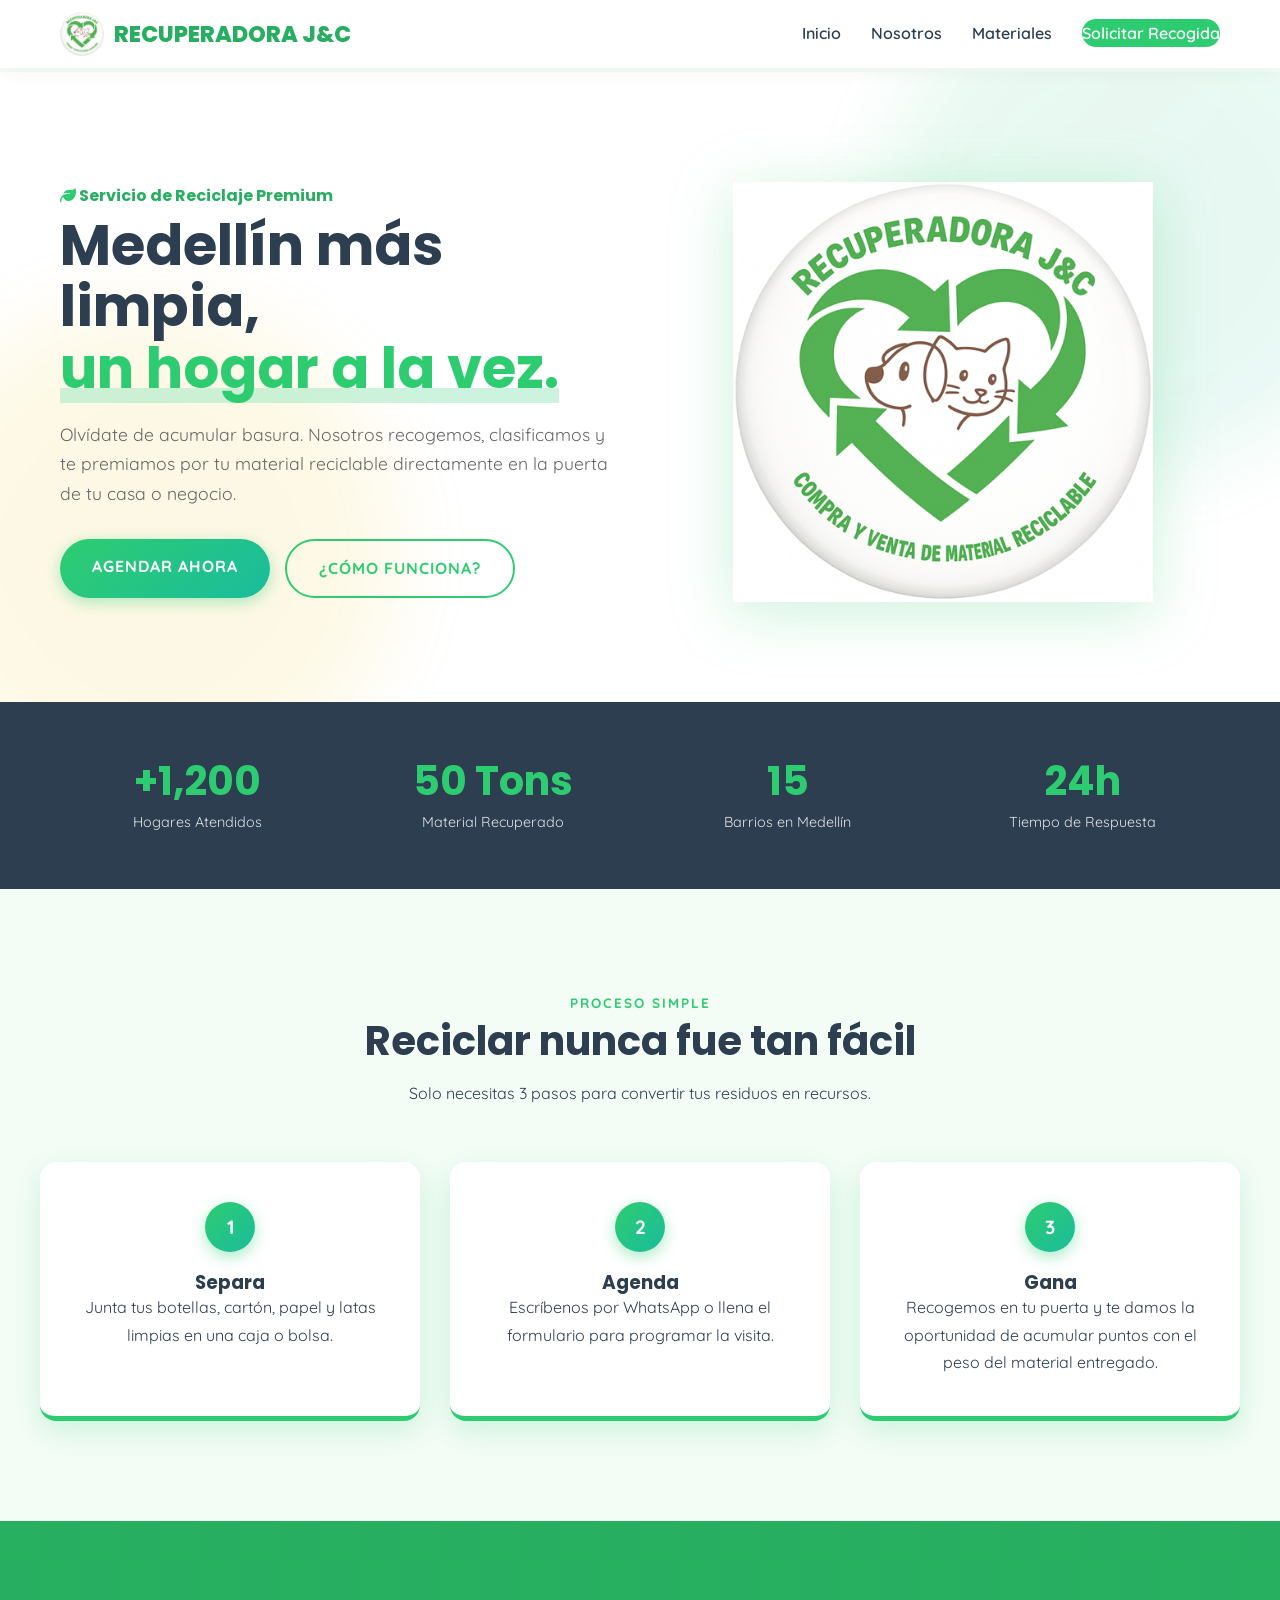
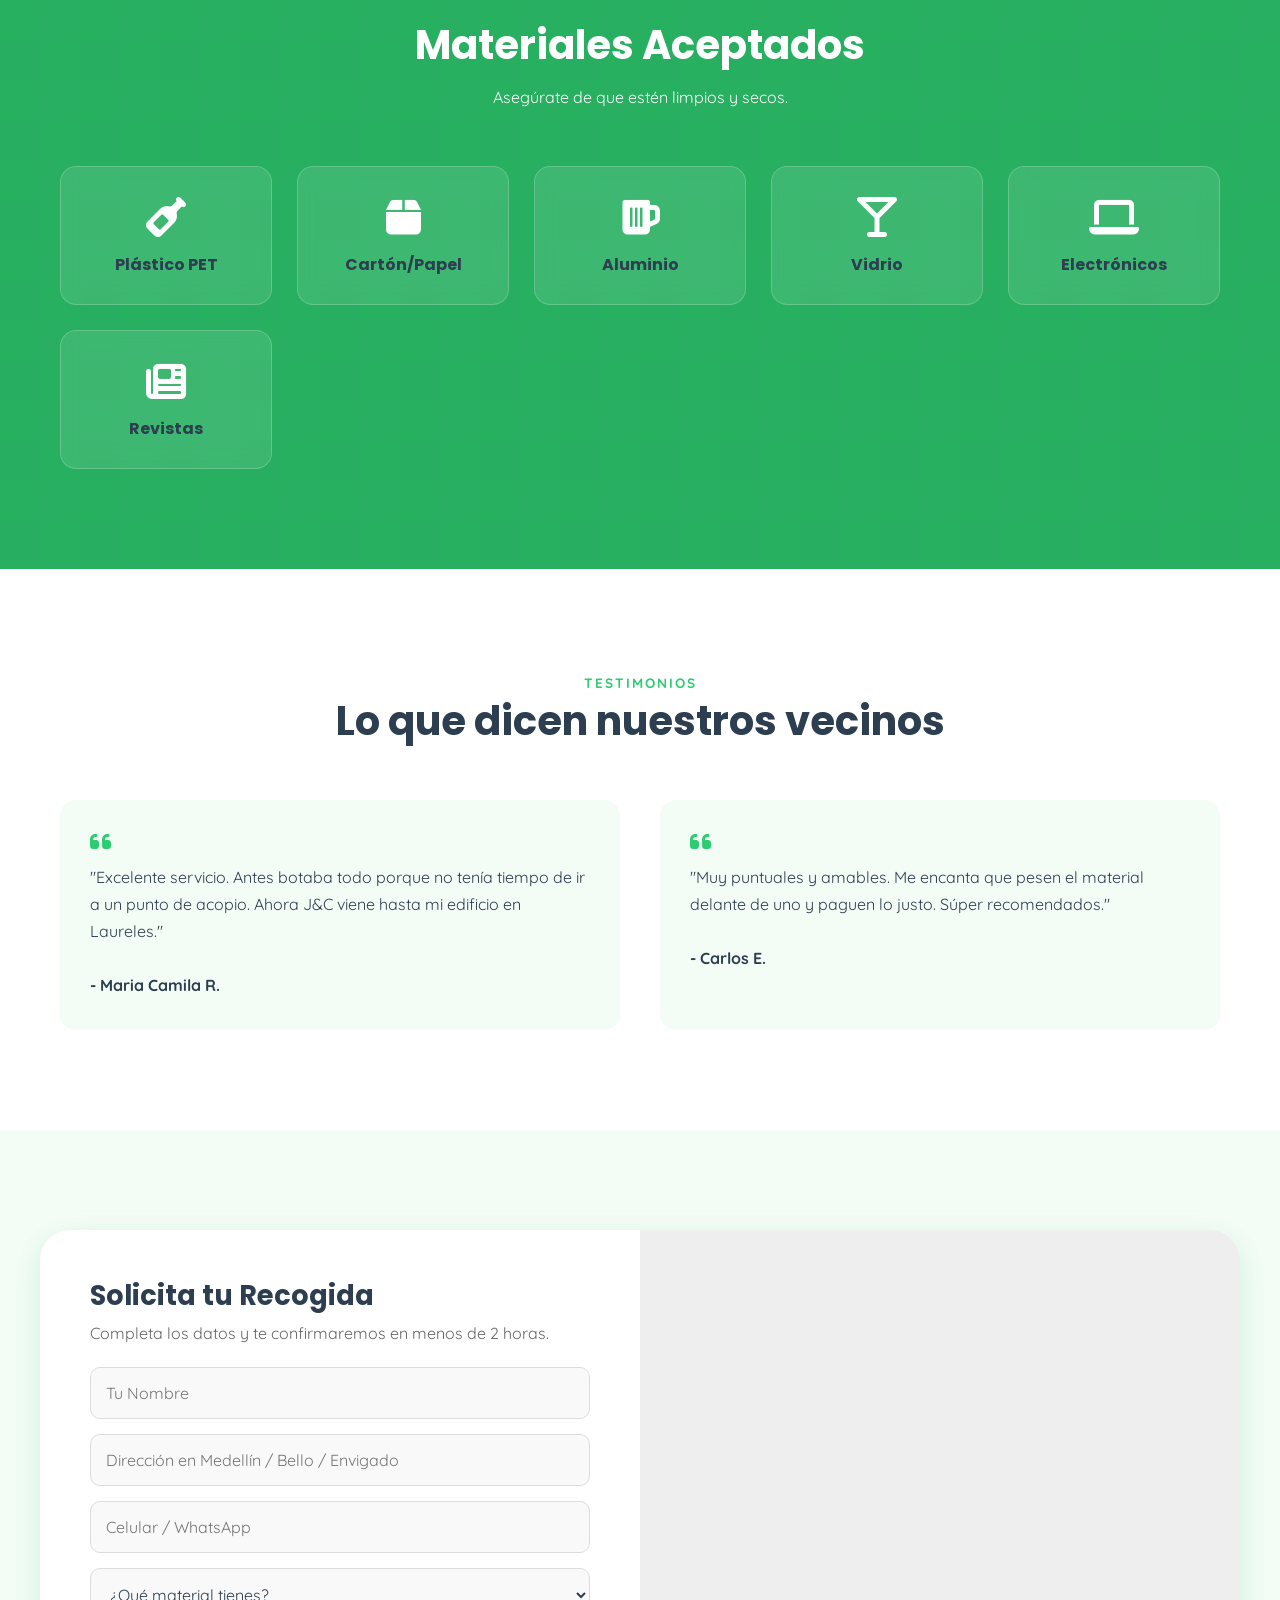
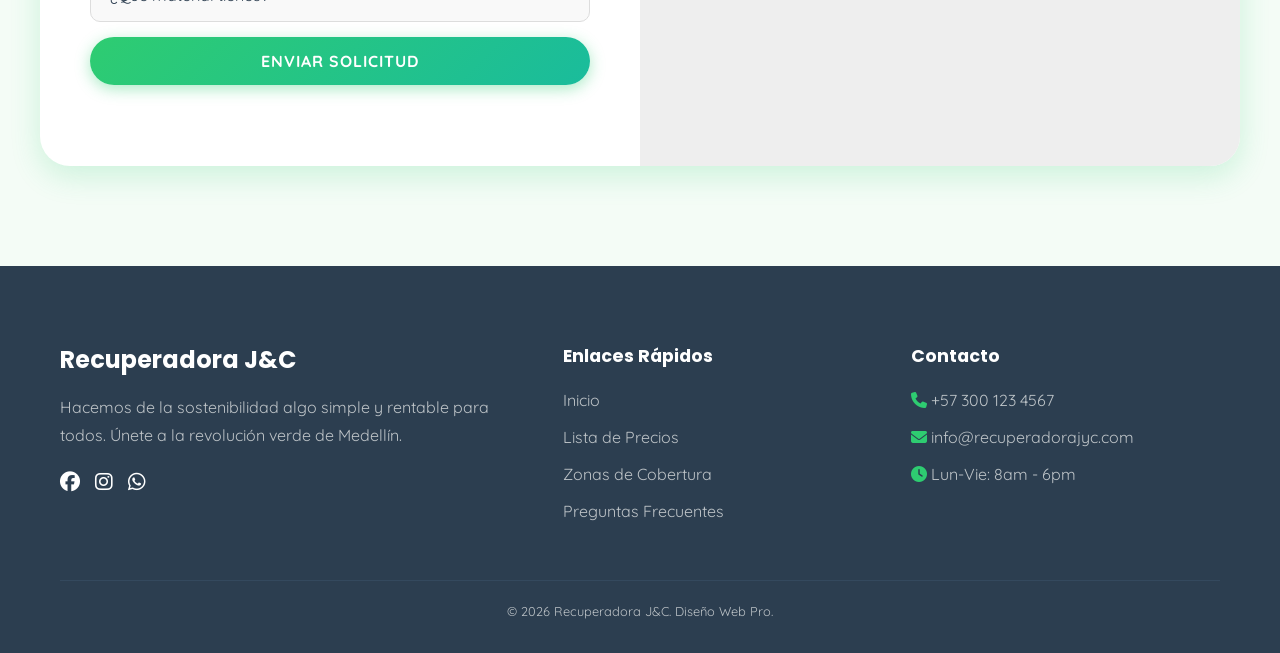
<file: index.html>
<!DOCTYPE html>
<html lang="es">
<head>
    <meta charset="UTF-8">
    <meta name="viewport" content="width=device-width, initial-scale=1.0, viewport-fit=cover">
    <meta name="description" content="Recuperadora J&C: recogemos, clasificamos y te premiamos por tu material reciclable en Medellín. Servicio puerta a puerta para hogares y negocios.">
    <title>Recuperadora J&C | Transformando Medellín</title>

    <!-- PWA -->
    <link rel="manifest" href="manifest.json">
    <meta name="theme-color" content="#2ECC71">
    <meta name="color-scheme" content="light">
    <meta name="mobile-web-app-capable" content="yes">
    <meta name="apple-mobile-web-app-capable" content="yes">
    <meta name="apple-mobile-web-app-status-bar-style" content="default">
    <meta name="apple-mobile-web-app-title" content="Recuperadora J&C">
    <link rel="apple-touch-icon" href="icons/apple-touch-icon.png">
    <link rel="icon" type="image/png" sizes="32x32" href="icons/favicon-32.png">
    <link rel="icon" type="image/png" sizes="16x16" href="icons/favicon-16.png">

    <!-- Fuentes: Poppins (Títulos) y Quicksand (Cuerpo) -->
    <link rel="preconnect" href="https://fonts.googleapis.com">
    <link rel="preconnect" href="https://fonts.gstatic.com" crossorigin>
    <link href="https://fonts.googleapis.com/css2?family=Poppins:wght@600;700;800&family=Quicksand:wght@300;400;600;700&display=swap" rel="stylesheet">

    <!-- Iconos -->
    <link rel="stylesheet" href="https://cdnjs.cloudflare.com/ajax/libs/font-awesome/6.4.0/css/all.min.css">

    <link rel="stylesheet" href="style.css">
</head>
<body>

    <div id="offlineBar" class="offline-bar" hidden>
        <i class="fas fa-wifi"></i> Sin conexión &mdash; mostrando la versión guardada
    </div>

    <!-- NAVBAR -->
    <header>
        <div class="container">
            <nav>
                <a href="#inicio" class="logo">
                    <img src="icons/icon-192.png" alt="Logo Recuperadora J&C" class="logo-img" width="44" height="44">
                    RECUPERADORA J&amp;C
                </a>
                <ul class="nav-links" id="navLinks">
                    <li><a href="#inicio">Inicio</a></li>
                    <li><a href="#nosotros">Nosotros</a></li>
                    <li><a href="#servicios">Materiales</a></li>
                    <li><a href="#contacto" class="cta-nav">Solicitar Recogida</a></li>
                </ul>
                <button class="menu-toggle" id="menuToggle" type="button" aria-label="Abrir menú" aria-controls="navLinks" aria-expanded="false">
                    <i class="fas fa-bars"></i>
                </button>
            </nav>
        </div>
    </header>

    <!-- HERO SECTION -->
    <section id="inicio" class="hero">
        <div class="blob blob-1"></div>
        <div class="blob blob-2"></div>

        <div class="container hero-container">
            <div class="hero-text reveal">
                <h4><i class="fas fa-leaf text-primary"></i> Servicio de Reciclaje Premium</h4>
                <h1>Medellín más limpia, <br><span>un hogar a la vez.</span></h1>
                <p>Olvídate de acumular basura. Nosotros recogemos, clasificamos y te premiamos por tu material reciclable directamente en la puerta de tu casa o negocio.</p>
                <div class="hero-buttons">
                    <a href="#contacto" class="btn btn-primary">Agendar Ahora</a>
                    <a href="#como-funciona" class="btn btn-outline">¿Cómo funciona?</a>
                </div>
            </div>
            <div class="hero-image reveal">
                <img src="icons/icon-512.png" alt="Logo Recuperadora J&C" class="hero-logo" width="512" height="512">
            </div>
        </div>
    </section>

    <!-- STATS BAR -->
    <div class="stats-section">
        <div class="container stats-grid">
            <div class="stat-item">
                <h3>+1,200</h3>
                <p>Hogares Atendidos</p>
            </div>
            <div class="stat-item">
                <h3>50 Tons</h3>
                <p>Material Recuperado</p>
            </div>
            <div class="stat-item">
                <h3>15</h3>
                <p>Barrios en Medellín</p>
            </div>
            <div class="stat-item">
                <h3>24h</h3>
                <p>Tiempo de Respuesta</p>
            </div>
        </div>
    </div>

    <!-- CÓMO FUNCIONA -->
    <section id="como-funciona" class="steps-section container">
        <div class="section-header reveal">
            <span>Proceso Simple</span>
            <h2>Reciclar nunca fue tan fácil</h2>
            <p>Solo necesitas 3 pasos para convertir tus residuos en recursos.</p>
        </div>

        <div class="steps-container">
            <div class="step-card reveal">
                <div class="step-number">1</div>
                <h3>Separa</h3>
                <p>Junta tus botellas, cartón, papel y latas limpias en una caja o bolsa.</p>
            </div>
            <div class="step-card reveal">
                <div class="step-number">2</div>
                <h3>Agenda</h3>
                <p>Escríbenos por WhatsApp o llena el formulario para programar la visita.</p>
            </div>
            <div class="step-card reveal">
                <div class="step-number">3</div>
                <h3>Gana</h3>
                <p>Recogemos en tu puerta y te damos la oportunidad de acumular puntos con el peso del material entregado.</p>
            </div>
        </div>
    </section>

    <!-- SERVICIOS GLASSMORPHISM -->
    <section id="servicios" class="services-section">
        <div class="container">
            <div class="section-header reveal">
                <h2>Materiales Aceptados</h2>
                <p>Asegúrate de que estén limpios y secos.</p>
            </div>

            <div class="service-grid">
                <div class="service-item reveal">
                    <i class="fas fa-wine-bottle"></i>
                    <h4>Plástico PET</h4>
                </div>
                <div class="service-item reveal">
                    <i class="fas fa-box"></i>
                    <h4>Cartón/Papel</h4>
                </div>
                <div class="service-item reveal">
                    <i class="fas fa-beer"></i>
                    <h4>Aluminio</h4>
                </div>
                <div class="service-item reveal">
                    <i class="fas fa-glass-martini"></i>
                    <h4>Vidrio</h4>
                </div>
                <div class="service-item reveal">
                    <i class="fas fa-laptop"></i>
                    <h4>Electrónicos</h4>
                </div>
                <div class="service-item reveal">
                    <i class="fas fa-newspaper"></i>
                    <h4>Revistas</h4>
                </div>
            </div>
        </div>
    </section>

    <!-- TESTIMONIOS -->
    <section id="nosotros" class="testimonials">
        <div class="container">
            <div class="section-header reveal">
                <span>Testimonios</span>
                <h2>Lo que dicen nuestros vecinos</h2>
            </div>

            <div class="testimonial-grid">
                <div class="testimonial-card reveal">
                    <div class="quote">
                        <i class="fas fa-quote-left"></i>
                        <p>"Excelente servicio. Antes botaba todo porque no tenía tiempo de ir a un punto de acopio. Ahora J&C viene hasta mi edificio en Laureles."</p>
                        <br>
                        <strong>- Maria Camila R.</strong>
                    </div>
                </div>
                <div class="testimonial-card reveal">
                    <div class="quote">
                        <i class="fas fa-quote-left"></i>
                        <p>"Muy puntuales y amables. Me encanta que pesen el material delante de uno y paguen lo justo. Súper recomendados."</p>
                        <br>
                        <strong>- Carlos E.</strong>
                    </div>
                </div>
            </div>
        </div>
    </section>

    <!-- CONTACTO Y MAPA -->
    <section id="contacto" class="contact-section container">
        <div class="contact-layout reveal">
            <div class="contact-form">
                <h3>Solicita tu Recogida</h3>
                <p class="form-intro">Completa los datos y te confirmaremos en menos de 2 horas.</p>
                <form id="pickupForm" novalidate>
                    <input type="text" name="nombre" placeholder="Tu Nombre" autocomplete="name" required>
                    <input type="text" name="direccion" placeholder="Dirección en Medellín / Bello / Envigado" autocomplete="street-address" required>
                    <input type="tel" name="celular" placeholder="Celular / WhatsApp" autocomplete="tel" inputmode="tel" required>
                    <select name="material" required>
                        <option value="">¿Qué material tienes?</option>
                        <option>Mezclado (Varios)</option>
                        <option>Solo Cartón</option>
                        <option>Solo Plástico</option>
                        <option>Chatarra/Metal</option>
                        <option>Solo Vidrio</option>
                    </select>
                    <button type="submit" class="btn btn-primary btn-block">Enviar Solicitud</button>
                    <p id="formStatus" class="form-status" role="status" aria-live="polite"></p>
                </form>
            </div>
            <div class="map-wrapper">
                <iframe title="Ubicación Recuperadora J&C en Medellín" src="https://www.google.com/maps/embed?pb=!1m18!1m12!1m3!1d3965.7389029370263!2d-75.52476632346973!3d6.252487622110654!2m3!1f0!2f0!3f0!3m2!1i1024!2i768!4f13.1!3m3!1m2!1s0x8e442ebb5f32a2b9%3A0x8c8c8c8c8c8c8c8c!2sCra%2044%20%2366-198%2C%20Manrique%20Central%20II%2C%20Medell%C3%ADn%2C%20Antioquia!5e0!3m2!1ses!2sco!4v1711270800000" width="100%" height="100%" style="border:0;" allowfullscreen="" loading="lazy" referrerpolicy="no-referrer-when-downgrade"></iframe>
            </div>
        </div>
    </section>

    <!-- FOOTER -->
    <footer>
        <div class="container">
            <div class="footer-grid">
                <div class="footer-brand">
                    <h2>Recuperadora J&amp;C</h2>
                    <p>Hacemos de la sostenibilidad algo simple y rentable para todos. Únete a la revolución verde de Medellín.</p>
                    <div class="social-links">
                        <a href="#" aria-label="Facebook"><i class="fab fa-facebook fa-lg"></i></a>
                        <a href="#" aria-label="Instagram"><i class="fab fa-instagram fa-lg"></i></a>
                        <a href="#" aria-label="WhatsApp"><i class="fab fa-whatsapp fa-lg"></i></a>
                    </div>
                </div>
                <div class="footer-links">
                    <h3>Enlaces Rápidos</h3>
                    <ul>
                        <li><a href="#inicio">Inicio</a></li>
                        <li><a href="#">Lista de Precios</a></li>
                        <li><a href="#">Zonas de Cobertura</a></li>
                        <li><a href="#">Preguntas Frecuentes</a></li>
                    </ul>
                </div>
                <div class="footer-links">
                    <h3>Contacto</h3>
                    <ul>
                        <li><i class="fas fa-phone text-primary"></i> +57 300 123 4567</li>
                        <li><i class="fas fa-envelope text-primary"></i> info@recuperadorajyc.com</li>
                        <li><i class="fas fa-clock text-primary"></i> Lun-Vie: 8am - 6pm</li>
                    </ul>
                </div>
            </div>
            <div class="footer-bottom">
                &copy; <span id="year">2024</span> Recuperadora J&amp;C. Diseño Web Pro.
            </div>
        </div>
    </footer>

    <button id="installBtn" class="install-btn" type="button" hidden>
        <i class="fas fa-download"></i> Instalar App
    </button>

    <script src="script.js" defer></script>
</body>
</html>
</file>
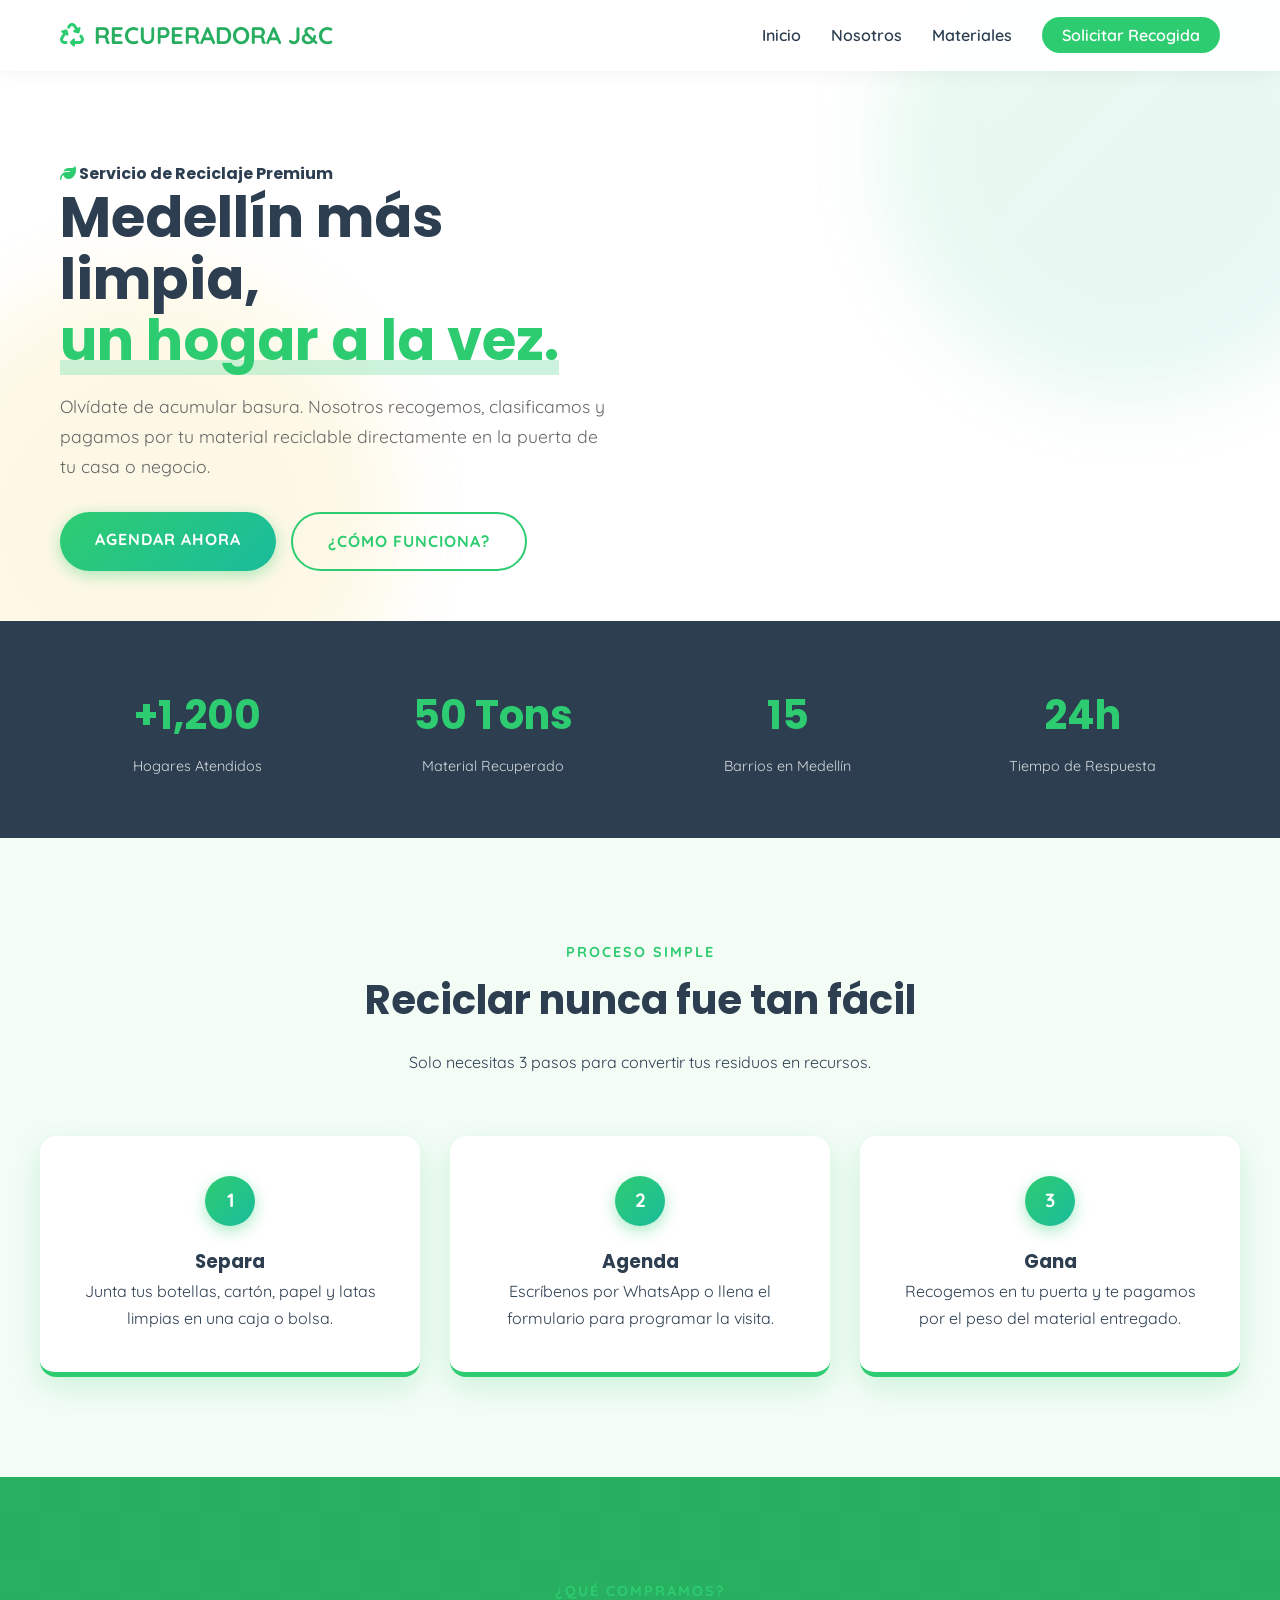
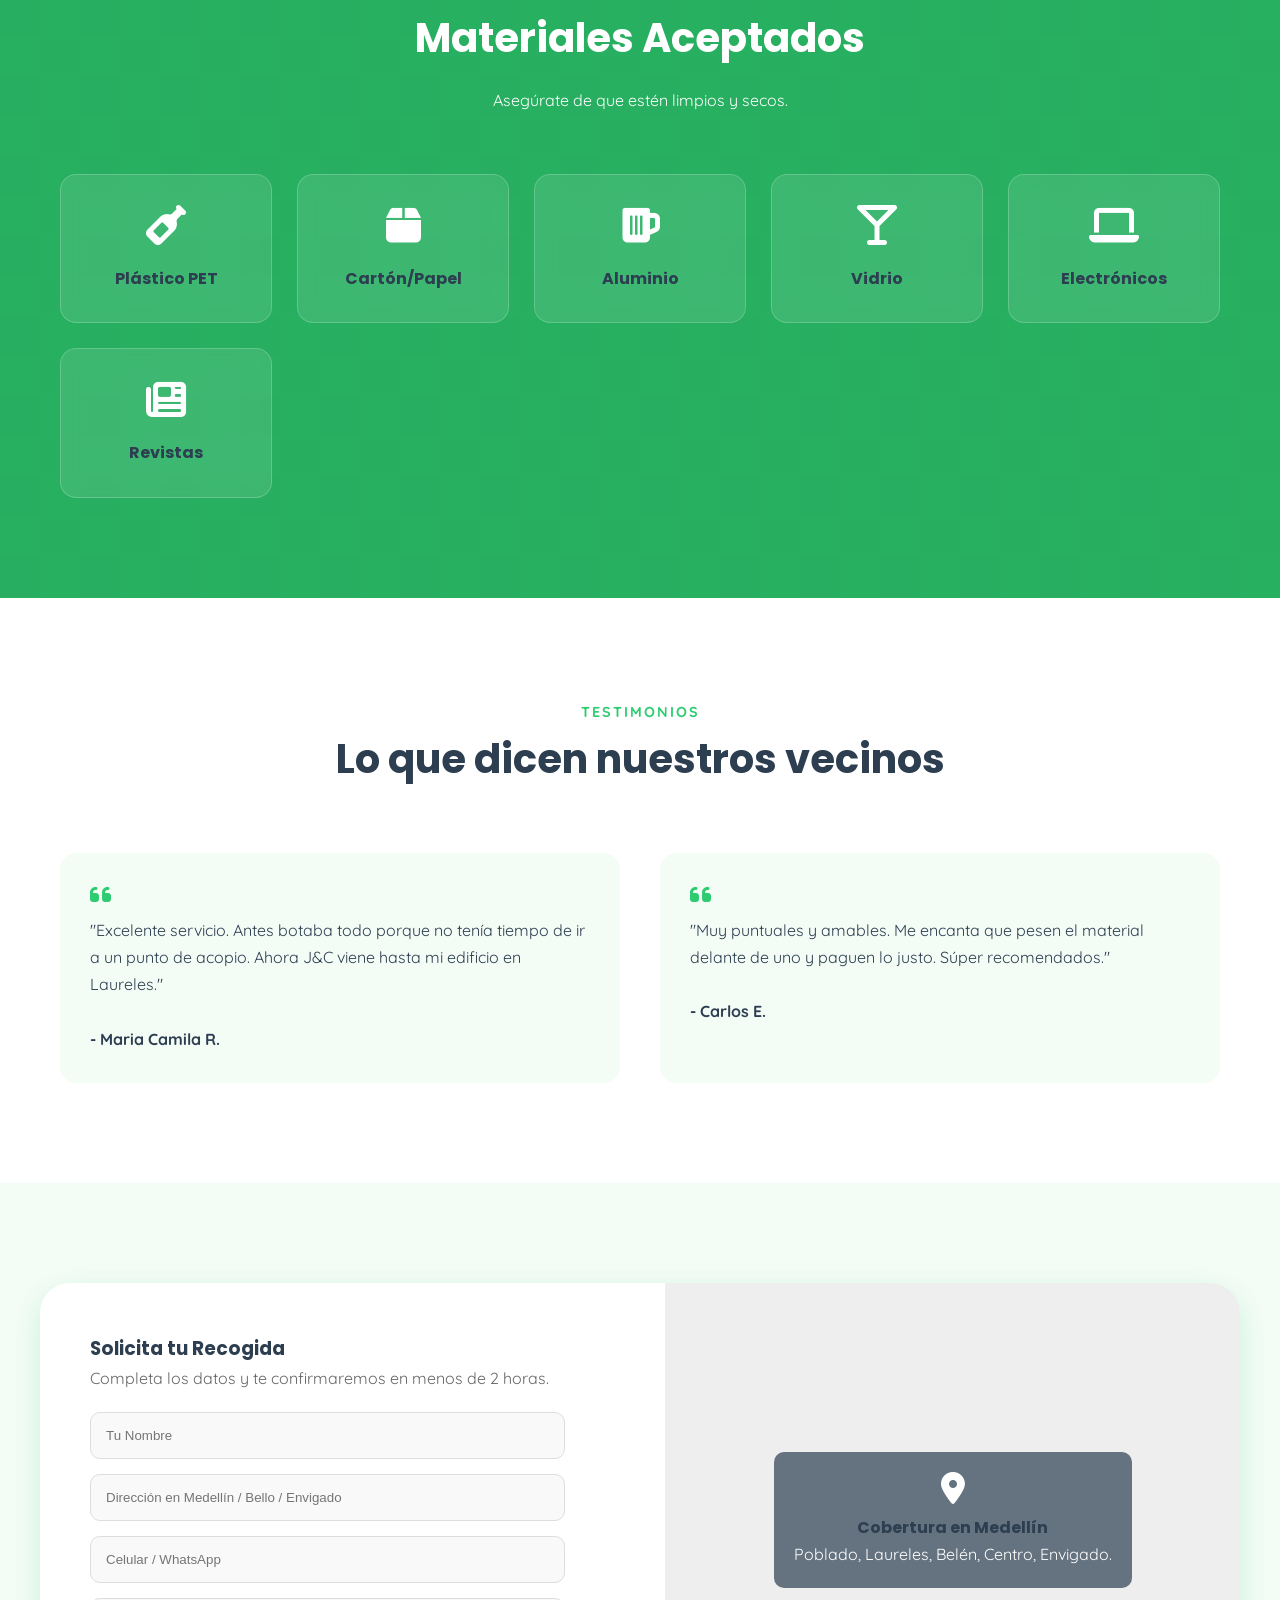
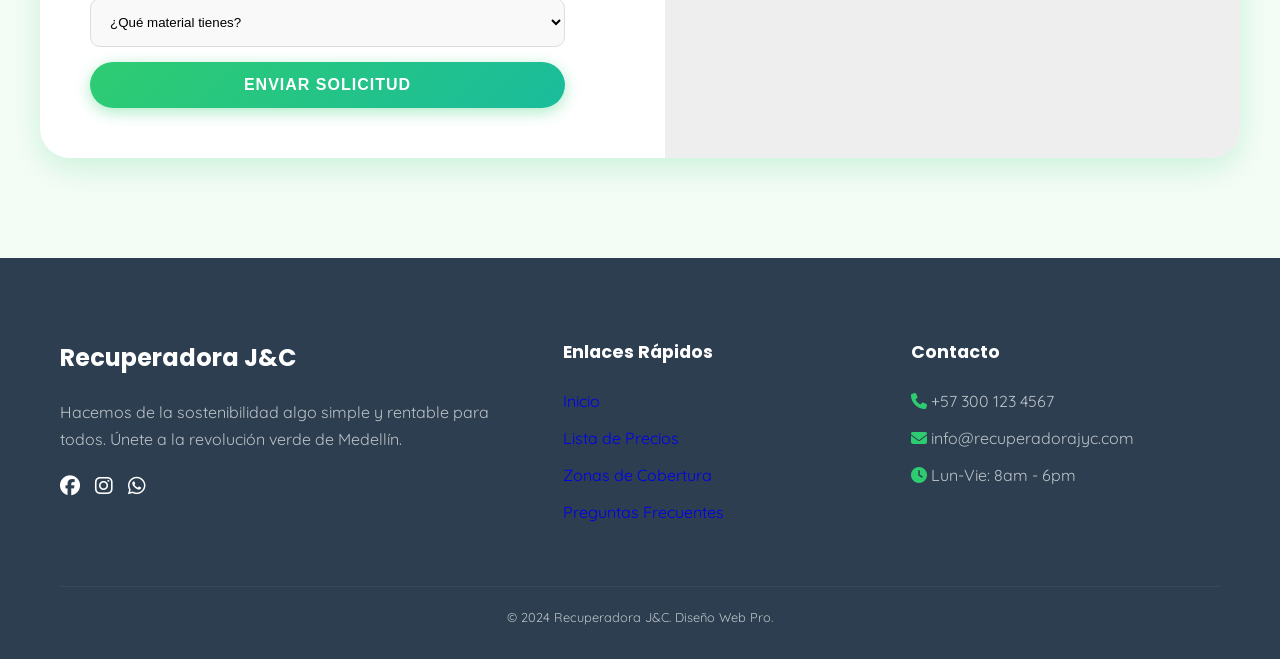
<file: recupreradorajyc.html>
<!DOCTYPE html>
<html lang="es">
<head>
    <meta charset="UTF-8">
    <meta name="viewport" content="width=device-width, initial-scale=1.0">
    <title>Recuperadora J&C | Transformando Medellín</title>
    
    <!-- Fuentes: Poppins (Títulos) y Quicksand (Cuerpo) -->
    <link rel="preconnect" href="https://fonts.googleapis.com">
    <link rel="preconnect" href="https://fonts.gstatic.com" crossorigin>
    <link href="https://fonts.googleapis.com/css2?family=Poppins:wght@600;700;800&family=Quicksand:wght@300;400;600;700&display=swap" rel="stylesheet">
    
    <!-- Iconos -->
    <link rel="stylesheet" href="https://cdnjs.cloudflare.com/ajax/libs/font-awesome/6.4.0/css/all.min.css">

    <style>
        /* --- VARIABLES Y CONFIGURACIÓN --- */
        :root {
            --primary: #2ECC71;       /* Verde brillante */
            --primary-dark: #27AE60;  /* Verde oscuro */
            --accent: #F1C40F;        /* Amarillo sol (acento) */
            --dark: #2c3e50;          /* Azul oscuro casi negro */
            --light: #f4fcf6;         /* Fondo muy suave */
            --white: #ffffff;
            --gradient: linear-gradient(135deg, #2ECC71 0%, #1abc9c 100%);
            --shadow: 0 10px 30px rgba(46, 204, 113, 0.2);
            --radius: 16px;
        }

        * {
            margin: 0;
            padding: 0;
            box-sizing: border-box;
        }

        html {
            scroll-behavior: smooth;
        }

        body {
            font-family: 'Quicksand', sans-serif;
            background-color: var(--light);
            color: var(--dark);
            line-height: 1.7;
            overflow-x: hidden;
        }

        h1, h2, h3, h4 {
            font-family: 'Poppins', sans-serif;
            color: var(--dark);
        }

        a { text-decoration: none; }
        ul { list-style: none; }

        .container {
            max-width: 1200px;
            margin: 0 auto;
            padding: 0 20px;
        }

        /* --- UTILIDADES --- */
        .text-primary { color: var(--primary); }
        .bg-white { background: var(--white); }
        .text-center { text-align: center; }
        
        .btn {
            display: inline-block;
            padding: 14px 35px;
            border-radius: 50px;
            font-weight: 700;
            cursor: pointer;
            transition: all 0.3s ease;
            border: none;
            font-size: 1rem;
            text-transform: uppercase;
            letter-spacing: 1px;
        }

        .btn-primary {
            background: var(--gradient);
            color: var(--white);
            box-shadow: 0 4px 15px rgba(46, 204, 113, 0.4);
        }

        .btn-primary:hover {
            transform: translateY(-3px);
            box-shadow: 0 8px 25px rgba(46, 204, 113, 0.6);
        }

        .btn-outline {
            background: transparent;
            border: 2px solid var(--primary);
            color: var(--primary);
        }

        .btn-outline:hover {
            background: var(--primary);
            color: var(--white);
        }

        /* --- ANIMACIONES DE ENTRADA (Scroll Reveal) --- */
        .reveal {
            opacity: 0;
            transform: translateY(30px);
            transition: all 0.8s ease-out;
        }

        .reveal.active {
            opacity: 1;
            transform: translateY(0);
        }

        /* --- NAVBAR --- */
        header {
            background: rgba(255, 255, 255, 0.95);
            backdrop-filter: blur(10px);
            padding: 15px 0;
            position: fixed;
            width: 100%;
            top: 0;
            z-index: 1000;
            box-shadow: 0 2px 20px rgba(0,0,0,0.05);
        }

        nav {
            display: flex;
            justify-content: space-between;
            align-items: center;
        }

        .logo {
            font-size: 1.5rem;
            font-weight: 800;
            color: var(--primary-dark);
            display: flex;
            align-items: center;
            gap: 10px;
        }

        .nav-links { display: flex; gap: 30px; }
        .nav-links a {
            font-weight: 600;
            position: relative;
            color: var(--dark);
        }
        
        .nav-links a::after {
            content: '';
            position: absolute;
            width: 0;
            height: 2px;
            bottom: -5px;
            left: 0;
            background-color: var(--primary);
            transition: width 0.3s;
        }
        
        .nav-links a:hover::after { width: 100%; }
        
        .cta-nav {
            padding: 8px 20px;
            background: var(--primary);
            color: white !important;
            border-radius: 20px;
        }
        .cta-nav:hover::after { width: 0 !important; }

        .menu-toggle { display: none; font-size: 1.5rem; cursor: pointer; }

        /* --- HERO SECTION (Split Design) --- */
        .hero {
            padding: 160px 0 100px;
            background: white;
            position: relative;
            overflow: hidden;
        }

        .hero-container {
            display: grid;
            grid-template-columns: 1fr 1fr;
            gap: 50px;
            align-items: center;
        }

        .hero-text h1 {
            font-size: 3.5rem;
            line-height: 1.1;
            margin-bottom: 20px;
        }

        .hero-text h1 span {
            color: var(--primary);
            position: relative;
            z-index: 1;
        }
        
        .hero-text h1 span::after {
            content: '';
            position: absolute;
            bottom: 5px;
            left: 0;
            width: 100%;
            height: 15px;
            background: #abebc6;
            z-index: -1;
            opacity: 0.6;
        }

        .hero-text p {
            font-size: 1.1rem;
            margin-bottom: 30px;
            color: #666;
        }

        .hero-buttons {
            display: flex;
            gap: 15px;
        }

        .hero-image {
            position: relative;
        }

        .hero-image img {
            width: 100%;
            border-radius: 30px;
            box-shadow: 20px 20px 0 var(--light), var(--shadow);
            z-index: 2;
            position: relative;
        }
        
        /* Formas decorativas */
        .blob {
            position: absolute;
            width: 500px;
            height: 500px;
            background: var(--gradient);
            border-radius: 50%;
            opacity: 0.1;
            filter: blur(40px);
            z-index: 0;
        }
        .blob-1 { top: -100px; right: -100px; }
        .blob-2 { bottom: -100px; left: -100px; background: var(--accent); opacity: 0.1; }

        /* --- STATS COUNTER --- */
        .stats-section {
            background: var(--dark);
            color: white;
            padding: 60px 0;
            margin-top: -50px;
            position: relative;
            z-index: 10;
        }
        
        .stats-grid {
            display: grid;
            grid-template-columns: repeat(4, 1fr);
            gap: 20px;
            text-align: center;
        }
        
        .stat-item h3 {
            font-size: 2.5rem;
            color: var(--primary);
            margin-bottom: 5px;
        }
        .stat-item p { font-size: 0.9rem; opacity: 0.8; }

        /* --- CÓMO FUNCIONA (Timeline) --- */
        .steps-section { padding: 100px 0; }
        
        .section-header {
            text-align: center;
            max-width: 700px;
            margin: 0 auto 60px;
        }
        
        .section-header h2 { font-size: 2.5rem; margin-bottom: 15px; }
        .section-header span {
            color: var(--primary);
            font-weight: 700;
            text-transform: uppercase;
            letter-spacing: 2px;
            font-size: 0.9rem;
        }

        .steps-container {
            display: grid;
            grid-template-columns: repeat(3, 1fr);
            gap: 30px;
        }

        .step-card {
            background: white;
            padding: 40px 30px;
            border-radius: var(--radius);
            text-align: center;
            position: relative;
            box-shadow: var(--shadow);
            border-bottom: 5px solid var(--primary);
            transition: transform 0.3s;
        }
        
        .step-card:hover { transform: translateY(-10px); }

        .step-number {
            width: 50px;
            height: 50px;
            background: var(--gradient);
            color: white;
            font-weight: 800;
            border-radius: 50%;
            display: flex;
            align-items: center;
            justify-content: center;
            margin: 0 auto 20px;
            font-size: 1.2rem;
            box-shadow: 0 5px 15px rgba(46, 204, 113, 0.4);
        }

        /* --- SERVICIOS CON TARJETAS GLASS --- */
        .services-section {
            background-color: #27AE60;
            background-image: url("data:image/svg+xml,%3Csvg xmlns='http://www.w3.org/2000/svg' width='80' height='80' viewBox='0 0 80 80'%3E%3Cg fill='%232ecc71' fill-opacity='0.1'%3E%3Cpath fill-rule='evenodd' d='M0 0h40v40H0V0zm40 40h40v40H40V40zm0-40h2l-2 2V0zm0 4l4-4h2l-6 6V4zm0 4l8-8h2L40 10V8zm0 4L52 0h2L40 14v-2zm0 4L56 0h2L40 18v-2zm0 4L60 0h2L40 22v-2zm0 4L64 0h2L40 26v-2zm0 4L68 0h2L40 30v-2zm0 4L72 0h2L40 34v-2zm0 4L76 0h2L40 38v-2zm0 4L80 0v2L42 40h-2zm4 0L80 4v2L46 40h-2zm4 0L80 8v2L50 40h-2zm4 0L80 12v2L54 40h-2zm4 0L80 16v2L58 40h-2zm4 0L80 20v2L62 40h-2zm4 0L80 24v2L66 40h-2zm4 0L80 28v2L70 40h-2zm4 0L80 32v2L74 40h-2zm4 0L80 36v2L78 40h-2zm4 0L80 40v2l-2-2z'/%3E%3C/g%3E%3C/svg%3E");
            padding: 100px 0;
            color: white;
        }
        
        .services-section .section-header h2, 
        .services-section .section-header p { color: white; }

        .service-grid {
            display: grid;
            grid-template-columns: repeat(auto-fit, minmax(200px, 1fr));
            gap: 25px;
        }

        .service-item {
            background: rgba(255, 255, 255, 0.1);
            backdrop-filter: blur(10px);
            padding: 30px 20px;
            border-radius: var(--radius);
            text-align: center;
            border: 1px solid rgba(255, 255, 255, 0.2);
            transition: 0.3s;
        }

        .service-item:hover {
            background: white;
            color: var(--dark);
            transform: scale(1.05);
        }
        
        .service-item i {
            font-size: 2.5rem;
            margin-bottom: 20px;
        }
        
        /* --- TESTIMONIOS --- */
        .testimonials { padding: 100px 0; background: white; }
        
        .testimonial-grid {
            display: grid;
            grid-template-columns: 1fr 1fr;
            gap: 40px;
        }
        
        .testimonial-card {
            background: var(--light);
            padding: 30px;
            border-radius: var(--radius);
            display: flex;
            gap: 20px;
            align-items: start;
        }
        
        .client-img {
            width: 60px;
            height: 60px;
            border-radius: 50%;
            background: #ddd;
            object-fit: cover;
        }
        
        .quote i { color: var(--primary); font-size: 1.5rem; margin-bottom: 10px; }
        
        /* --- FORMULARIO Y MAPA --- */
        .contact-section { padding: 100px 0; }
        
        .contact-layout {
            display: grid;
            grid-template-columns: 1fr 1fr;
            gap: 50px;
            background: white;
            border-radius: 30px;
            overflow: hidden;
            box-shadow: var(--shadow);
        }
        
        .contact-form { padding: 50px; }
        
        .map-wrapper {
            background: #eee;
            position: relative;
            min-height: 400px;
        }
        
        .map-placeholder {
            width: 100%;
            height: 100%;
            background-image: url('https://upload.wikimedia.org/wikipedia/commons/e/e4/Medellin_from_Nutibara_Hill.jpg'); /* Imagen genérica de Medellín */
            background-size: cover;
            background-position: center;
            display: flex;
            align-items: center;
            justify-content: center;
            position: relative;
        }
        .map-overlay {
            background: rgba(44, 62, 80, 0.7);
            color: white;
            padding: 20px;
            border-radius: 10px;
            text-align: center;
        }

        input, select {
            width: 100%;
            padding: 15px;
            margin-bottom: 15px;
            border: 1px solid #ddd;
            border-radius: 10px;
            background: #f9f9f9;
        }
        input:focus, select:focus { outline: 2px solid var(--primary); background: white; }

        /* --- FOOTER --- */
        footer {
            background: var(--dark);
            color: #bdc3c7;
            padding: 80px 0 30px;
        }
        
        .footer-grid {
            display: grid;
            grid-template-columns: 1.5fr 1fr 1fr;
            gap: 40px;
            margin-bottom: 50px;
        }
        
        .footer-brand h2 { color: white; margin-bottom: 20px; }
        .footer-links h3 { color: white; margin-bottom: 20px; font-size: 1.1rem; }
        .footer-links li { margin-bottom: 10px; }
        .footer-links a:hover { color: var(--primary); }

        /* Responsividad */
        @media (max-width: 968px) {
            .hero-container, .steps-container, .contact-layout, .footer-grid, .testimonial-grid {
                grid-template-columns: 1fr;
            }
            .hero { padding-top: 100px; text-align: center; }
            .hero-buttons { justify-content: center; }
            .hero-image { order: -1; margin-bottom: 40px; }
            .stats-grid { grid-template-columns: 1fr 1fr; }
            .nav-links { display: none; } /* Mobile menu needed */
            .menu-toggle { display: block; }
        }
    </style>
</head>
<body>

    <!-- NAVBAR -->
    <header>
        <div class="container">
            <nav>
                <a href="C:\Users\magoh\Desktop\RECUPERADORA_J&C" class="logo">
                    <!-- Icono o Logo -->
                    <i class="fas fa-recycle" style="color: var(--primary);"></i>
                    RECUPERADORA J&C
                </a>
                <ul class="nav-links" id="navLinks">
                    <li><a href="#inicio">Inicio</a></li>
                    <li><a href="#nosotros">Nosotros</a></li>
                    <li><a href="#servicios">Materiales</a></li>
                    <li><a href="#contacto" class="cta-nav">Solicitar Recogida</a></li>
                </ul>
                <div class="menu-toggle" onclick="toggleMenu()">
                    <i class="fas fa-bars"></i>
                </div>
            </nav>
        </div>
    </header>

    <!-- HERO SECTION -->
    <section id="inicio" class="hero">
        <div class="blob blob-1"></div>
        <div class="blob blob-2"></div>
        
        <div class="container hero-container">
            <div class="hero-text reveal">
                <h4><i class="fas fa-leaf text-primary"></i> Servicio de Reciclaje Premium</h4>
                <h1>Medellín más limpia, <br><span>un hogar a la vez.</span></h1>
                <p>Olvídate de acumular basura. Nosotros recogemos, clasificamos y pagamos por tu material reciclable directamente en la puerta de tu casa o negocio.</p>
                <div class="hero-buttons">
                    <a href="#contacto" class="btn btn-primary">Agendar Ahora</a>
                    <a href="#como-funciona" class="btn btn-outline">¿Cómo funciona?</a>
                </div>
            </div>
            <div class="hero-image reveal">
                <!-- Placeholder para imagen de impacto 
                <img src="https://images.unsplash.com/photo-1532996122724-e3c354a0b15b?ixlib=rb-4.0.3&auto=format&fit=crop&w=800&q=80" alt="Reciclaje Moderno">-->
            </div>
        </div>
    </section>

    <!-- STATS BAR -->
    <div class="stats-section">
        <div class="container stats-grid">
            <div class="stat-item">
                <h3>+1,200</h3>
                <p>Hogares Atendidos</p>
            </div>
            <div class="stat-item">
                <h3>50 Tons</h3>
                <p>Material Recuperado</p>
            </div>
            <div class="stat-item">
                <h3>15</h3>
                <p>Barrios en Medellín</p>
            </div>
            <div class="stat-item">
                <h3>24h</h3>
                <p>Tiempo de Respuesta</p>
            </div>
        </div>
    </div>

    <!-- CÓMO FUNCIONA -->
    <section id="como-funciona" class="steps-section container">
        <div class="section-header reveal">
            <span>Proceso Simple</span>
            <h2>Reciclar nunca fue tan fácil</h2>
            <p>Solo necesitas 3 pasos para convertir tus residuos en recursos.</p>
        </div>
        
        <div class="steps-container">
            <div class="step-card reveal">
                <div class="step-number">1</div>
                <h3>Separa</h3>
                <p>Junta tus botellas, cartón, papel y latas limpias en una caja o bolsa.</p>
            </div>
            <div class="step-card reveal">
                <div class="step-number">2</div>
                <h3>Agenda</h3>
                <p>Escríbenos por WhatsApp o llena el formulario para programar la visita.</p>
            </div>
            <div class="step-card reveal">
                <div class="step-number">3</div>
                <h3>Gana</h3>
                <p>Recogemos en tu puerta y te pagamos por el peso del material entregado.</p>
            </div>
        </div>
    </section>

    <!-- SERVICIOS GLASSMORPHISM -->
    <section id="servicios" class="services-section">
        <div class="container">
            <div class="section-header reveal">
                <span>¿Qué compramos?</span>
                <h2>Materiales Aceptados</h2>
                <p>Asegúrate de que estén limpios y secos.</p>
            </div>
            
            <div class="service-grid">
                <div class="service-item reveal">
                    <i class="fas fa-wine-bottle"></i>
                    <h4>Plástico PET</h4>
                </div>
                <div class="service-item reveal">
                    <i class="fas fa-box"></i>
                    <h4>Cartón/Papel</h4>
                </div>
                <div class="service-item reveal">
                    <i class="fas fa-beer"></i>
                    <h4>Aluminio</h4>
                </div>
                <div class="service-item reveal">
                    <i class="fas fa-glass-martini"></i>
                    <h4>Vidrio</h4>
                </div>
                <div class="service-item reveal">
                    <i class="fas fa-laptop"></i>
                    <h4>Electrónicos</h4>
                </div>
                <div class="service-item reveal">
                    <i class="fas fa-newspaper"></i>
                    <h4>Revistas</h4>
                </div>
            </div>
        </div>
    </section>

    <!-- TESTIMONIOS -->
    <section class="testimonials">
        <div class="container">
            <div class="section-header reveal">
                <span>Testimonios</span>
                <h2>Lo que dicen nuestros vecinos</h2>
            </div>
            
            <div class="testimonial-grid">
                <div class="testimonial-card reveal">
                    <div class="quote">
                        <i class="fas fa-quote-left"></i>
                        <p>"Excelente servicio. Antes botaba todo porque no tenía tiempo de ir a un punto de acopio. Ahora J&C viene hasta mi edificio en Laureles."</p>
                        <br>
                        <strong>- Maria Camila R.</strong>
                    </div>
                </div>
                <div class="testimonial-card reveal">
                    <div class="quote">
                        <i class="fas fa-quote-left"></i>
                        <p>"Muy puntuales y amables. Me encanta que pesen el material delante de uno y paguen lo justo. Súper recomendados."</p>
                        <br>
                        <strong>- Carlos E.</strong>
                    </div>
                </div>
            </div>
        </div>
    </section>

    <!-- CONTACTO Y MAPA -->
    <section id="contacto" class="contact-section container">
        <div class="contact-layout reveal">
            <div class="contact-form">
                <h3>Solicita tu Recogida</h3>
                <p style="margin-bottom: 20px; color: #666;">Completa los datos y te confirmaremos en menos de 2 horas.</p>
                <form>
                    <input type="text" placeholder="Tu Nombre">
                    <input type="text" placeholder="Dirección en Medellín / Bello / Envigado">
                    <input type="tel" placeholder="Celular / WhatsApp">
                    <select>
                        <option>¿Qué material tienes?</option>
                        <option>Mezclado (Varios)</option>
                        <option>Solo Cartón</option>
                        <option>Solo Plástico</option>
                        <option>Chatarra/Metal</option>
                    </select>
                    <button type="button" class="btn btn-primary" style="width: 100%;">Enviar Solicitud</button>
                </form>
            </div>
            <div class="map-wrapper">
                <div class="map-placeholder">
                    <div class="map-overlay">
                        <i class="fas fa-map-marker-alt" style="font-size: 2rem; margin-bottom: 10px; display: block;"></i>
                        <h4>Cobertura en Medellín</h4>
                        <p>Poblado, Laureles, Belén, Centro, Envigado.</p>
                    </div>
                </div>
            </div>
        </div>
    </section>

    <!-- FOOTER -->
    <footer>
        <div class="container">
            <div class="footer-grid">
                <div class="footer-brand">
                    <h2>Recuperadora J&C</h2>
                    <p>Hacemos de la sostenibilidad algo simple y rentable para todos. Únete a la revolución verde de Medellín.</p>
                    <div style="margin-top: 20px; display: flex; gap: 15px;">
                        <a href="#" style="color: white;"><i class="fab fa-facebook fa-lg"></i></a>
                        <a href="#" style="color: white;"><i class="fab fa-instagram fa-lg"></i></a>
                        <a href="#" style="color: white;"><i class="fab fa-whatsapp fa-lg"></i></a>
                    </div>
                </div>
                <div class="footer-links">
                    <h3>Enlaces Rápidos</h3>
                    <ul>
                        <li><a href="#">Inicio</a></li>
                        <li><a href="#">Lista de Precios</a></li>
                        <li><a href="#">Zonas de Cobertura</a></li>
                        <li><a href="#">Preguntas Frecuentes</a></li>
                    </ul>
                </div>
                <div class="footer-links">
                    <h3>Contacto</h3>
                    <ul>
                        <li><i class="fas fa-phone text-primary"></i> +57 300 123 4567</li>
                        <li><i class="fas fa-envelope text-primary"></i> info@recuperadorajyc.com</li>
                        <li><i class="fas fa-clock text-primary"></i> Lun-Vie: 8am - 6pm</li>
                    </ul>
                </div>
            </div>
            <div class="text-center" style="border-top: 1px solid #34495e; padding-top: 20px; font-size: 0.8rem;">
                &copy; 2024 Recuperadora J&C. Diseño Web Pro.
            </div>
        </div>
    </footer>

    <script>
        // Menú Móvil
        function toggleMenu() {
            const navLinks = document.getElementById('navLinks');
            if (navLinks.style.display === 'flex') {
                navLinks.style.display = 'none';
            } else {
                navLinks.style.display = 'flex';
                navLinks.style.flexDirection = 'column';
                navLinks.style.position = 'absolute';
                navLinks.style.top = '70px';
                navLinks.style.left = '0';
                navLinks.style.width = '100%';
                navLinks.style.background = 'white';
                navLinks.style.padding = '20px';
                navLinks.style.boxShadow = '0 10px 20px rgba(0,0,0,0.1)';
            }
        }
        
        window.addEventListener('resize', () => {
            if(window.innerWidth > 968) {
                document.getElementById('navLinks').style.display = 'flex';
                document.getElementById('navLinks').style.flexDirection = 'row';
                document.getElementById('navLinks').style.position = 'static';
                document.getElementById('navLinks').style.boxShadow = 'none';
                document.getElementById('navLinks').style.padding = '0';
            } else {
                document.getElementById('navLinks').style.display = 'none';
            }
        });

        // Animación al hacer Scroll (Intersection Observer)
        const observer = new IntersectionObserver((entries) => {
            entries.forEach(entry => {
                if (entry.isIntersecting) {
                    entry.target.classList.add('active');
                }
            });
        }, { threshold: 0.1 });

        document.querySelectorAll('.reveal').forEach(el => observer.observe(el));
    </script>
</body>
</html>
</file>
<file: style.css>
/* --- VARIABLES Y CONFIGURACIÓN --- */
:root {
    --primary: #2ECC71;
    --primary-dark: #27AE60;
    --accent: #F1C40F;
    --dark: #2c3e50;
    --light: #f4fcf6;
    --white: #ffffff;
    --gradient: linear-gradient(135deg, #2ECC71 0%, #1abc9c 100%);
    --shadow: 0 10px 30px rgba(46, 204, 113, 0.2);
    --radius: 16px;
    --header-h: 72px;
}

* {
    margin: 0;
    padding: 0;
    box-sizing: border-box;
}

html {
    scroll-behavior: smooth;
    -webkit-text-size-adjust: 100%;
}

body {
    font-family: 'Quicksand', sans-serif;
    background-color: var(--light);
    color: var(--dark);
    line-height: 1.7;
    overflow-x: hidden;
    padding-top: var(--header-h);
}

h1, h2, h3, h4 {
    font-family: 'Poppins', sans-serif;
    color: var(--dark);
    line-height: 1.2;
}

a { text-decoration: none; color: inherit; }
ul { list-style: none; }
img { max-width: 100%; display: block; }

.container {
    width: 100%;
    max-width: 1200px;
    margin: 0 auto;
    padding: 0 20px;
}

section { scroll-margin-top: calc(var(--header-h) + 10px); }

/* --- UTILIDADES --- */
.text-primary { color: var(--primary); }
.bg-white { background: var(--white); }
.text-center { text-align: center; }

.btn {
    display: inline-block;
    padding: 14px 32px;
    border-radius: 50px;
    font-weight: 700;
    font-family: 'Quicksand', sans-serif;
    cursor: pointer;
    transition: transform 0.3s ease, box-shadow 0.3s ease, background 0.3s ease, color 0.3s ease;
    border: none;
    font-size: 1rem;
    text-transform: uppercase;
    letter-spacing: 1px;
    text-align: center;
    -webkit-tap-highlight-color: transparent;
}

.btn-primary {
    background: var(--gradient);
    color: var(--white);
    box-shadow: 0 4px 15px rgba(46, 204, 113, 0.4);
}

.btn-primary:hover,
.btn-primary:focus-visible {
    transform: translateY(-3px);
    box-shadow: 0 8px 25px rgba(46, 204, 113, 0.6);
}

.btn-outline {
    background: transparent;
    border: 2px solid var(--primary);
    color: var(--primary);
}

.btn-outline:hover,
.btn-outline:focus-visible {
    background: var(--primary);
    color: var(--white);
}

.btn-block { width: 100%; }

/* --- ANIMACIONES DE ENTRADA --- */
.reveal {
    opacity: 0;
    transform: translateY(30px);
    transition: opacity 0.8s ease-out, transform 0.8s ease-out;
}

.reveal.active {
    opacity: 1;
    transform: translateY(0);
}

@media (prefers-reduced-motion: reduce) {
    html { scroll-behavior: auto; }
    .reveal { opacity: 1; transform: none; transition: none; }
    * { animation-duration: 0.001ms !important; transition-duration: 0.001ms !important; }
}

/* --- NAVBAR --- */
header {
    background: rgba(255, 255, 255, 0.95);
    -webkit-backdrop-filter: blur(10px);
    backdrop-filter: blur(10px);
    padding: 12px 0;
    position: fixed;
    width: 100%;
    top: 0;
    left: 0;
    z-index: 1000;
    box-shadow: 0 2px 20px rgba(0, 0, 0, 0.05);
}

nav {
    display: flex;
    justify-content: space-between;
    align-items: center;
    gap: 15px;
}

.logo {
    font-family: 'Poppins', sans-serif;
    font-size: clamp(1rem, 3.5vw, 1.4rem);
    font-weight: 800;
    color: var(--primary-dark);
    display: flex;
    align-items: center;
    gap: 10px;
    white-space: nowrap;
}

.logo-img {
    height: 44px;
    width: 44px;
    object-fit: contain;
    transition: transform 0.3s ease;
    flex-shrink: 0;
}

.logo:hover .logo-img { transform: scale(1.05); }

.nav-links {
    display: flex;
    gap: 30px;
    align-items: center;
}

.nav-links a {
    font-weight: 600;
    position: relative;
    color: var(--dark);
    padding: 4px 0;
}

.nav-links a::after {
    content: '';
    position: absolute;
    width: 0;
    height: 2px;
    bottom: -3px;
    left: 0;
    background-color: var(--primary);
    transition: width 0.3s;
}

.nav-links a:hover::after,
.nav-links a:focus-visible::after { width: 100%; }

.cta-nav {
    padding: 9px 20px;
    background: var(--primary);
    color: var(--white) !important;
    border-radius: 20px;
}
.cta-nav:hover::after { width: 0 !important; }

.menu-toggle {
    display: none;
    font-size: 1.4rem;
    cursor: pointer;
    background: transparent;
    border: 0;
    color: var(--dark);
    width: 44px;
    height: 44px;
    border-radius: 10px;
    align-items: center;
    justify-content: center;
    transition: background 0.2s;
}
.menu-toggle:active { background: var(--light); }

/* --- HERO --- */
.hero {
    padding: clamp(60px, 10vw, 110px) 0 clamp(60px, 8vw, 100px);
    background: var(--white);
    position: relative;
    overflow: hidden;
}

.hero-container {
    display: grid;
    grid-template-columns: 1fr 1fr;
    gap: 50px;
    align-items: center;
    position: relative;
    z-index: 2;
}

.hero-text h4 {
    font-weight: 700;
    font-size: 1rem;
    margin-bottom: 10px;
    color: var(--primary-dark);
}

.hero-text h1 {
    font-size: clamp(2rem, 6vw, 3.5rem);
    line-height: 1.1;
    margin-bottom: 20px;
}

.hero-text h1 span {
    color: var(--primary);
    position: relative;
    z-index: 1;
}

.hero-text h1 span::after {
    content: '';
    position: absolute;
    bottom: 5px;
    left: 0;
    width: 100%;
    height: 15px;
    background: #abebc6;
    z-index: -1;
    opacity: 0.6;
}

.hero-text p {
    font-size: clamp(1rem, 2.5vw, 1.1rem);
    margin-bottom: 30px;
    color: #666;
}

.hero-buttons {
    display: flex;
    gap: 15px;
    flex-wrap: wrap;
}

.hero-image { position: relative; }

.hero-logo {
    width: 100%;
    max-width: 420px;
    margin: 0 auto;
    height: auto;
    object-fit: contain;
    filter: drop-shadow(0 10px 30px rgba(46, 204, 113, 0.25));
}

/* Formas decorativas */
.blob {
    position: absolute;
    width: 500px;
    height: 500px;
    background: var(--gradient);
    border-radius: 50%;
    opacity: 0.1;
    filter: blur(40px);
    z-index: 0;
    pointer-events: none;
}
.blob-1 { top: -100px; right: -100px; }
.blob-2 { bottom: -100px; left: -100px; background: var(--accent); opacity: 0.1; }

/* --- STATS --- */
.stats-section {
    background: var(--dark);
    color: var(--white);
    padding: 55px 0;
    position: relative;
    z-index: 10;
}

.stats-grid {
    display: grid;
    grid-template-columns: repeat(4, 1fr);
    gap: 20px;
    text-align: center;
}

.stat-item h3 {
    font-size: clamp(1.8rem, 5vw, 2.5rem);
    color: var(--primary);
    margin-bottom: 5px;
}
.stat-item p { font-size: 0.9rem; opacity: 0.85; }

/* --- CÓMO FUNCIONA --- */
.steps-section { padding: clamp(60px, 9vw, 100px) 0; }

.section-header {
    text-align: center;
    max-width: 700px;
    margin: 0 auto 55px;
}

.section-header h2 { font-size: clamp(1.6rem, 5vw, 2.5rem); margin-bottom: 15px; }
.section-header span {
    color: var(--primary);
    font-weight: 700;
    text-transform: uppercase;
    letter-spacing: 2px;
    font-size: 0.85rem;
}
.section-header p { margin-top: 8px; }

.steps-container {
    display: grid;
    grid-template-columns: repeat(3, 1fr);
    gap: 30px;
}

.step-card {
    background: var(--white);
    padding: 40px 30px;
    border-radius: var(--radius);
    text-align: center;
    position: relative;
    box-shadow: var(--shadow);
    border-bottom: 5px solid var(--primary);
    transition: transform 0.3s;
}
.step-card:hover { transform: translateY(-10px); }

.step-number {
    width: 50px;
    height: 50px;
    background: var(--gradient);
    color: var(--white);
    font-weight: 800;
    border-radius: 50%;
    display: flex;
    align-items: center;
    justify-content: center;
    margin: 0 auto 20px;
    font-size: 1.2rem;
    box-shadow: 0 5px 15px rgba(46, 204, 113, 0.4);
}

/* --- SERVICIOS --- */
.services-section {
    background-color: #27AE60;
    background-image: url("data:image/svg+xml,%3Csvg xmlns='http://www.w3.org/2000/svg' width='80' height='80' viewBox='0 0 80 80'%3E%3Cg fill='%232ecc71' fill-opacity='0.1'%3E%3Cpath fill-rule='evenodd' d='M0 0h40v40H0V0zm40 40h40v40H40V40zm0-40h2l-2 2V0zm0 4l4-4h2l-6 6V4zm0 4l8-8h2L40 10V8zm0 4L52 0h2L40 14v-2zm0 4L56 0h2L40 18v-2zm0 4L60 0h2L40 22v-2zm0 4L64 0h2L40 26v-2zm0 4L68 0h2L40 30v-2zm0 4L72 0h2L40 34v-2zm0 4L76 0h2L40 38v-2zm0 4L80 0v2L42 40h-2zm4 0L80 4v2L46 40h-2zm4 0L80 8v2L50 40h-2zm4 0L80 12v2L54 40h-2zm4 0L80 16v2L58 40h-2zm4 0L80 20v2L62 40h-2zm4 0L80 24v2L66 40h-2zm4 0L80 28v2L70 40h-2zm4 0L80 32v2L74 40h-2zm4 0L80 36v2L78 40h-2zm4 0L80 40v2l-2-2z'/%3E%3C/g%3E%3C/svg%3E");
    padding: clamp(60px, 9vw, 100px) 0;
    color: var(--white);
}

.services-section .section-header h2,
.services-section .section-header p { color: var(--white); }

.service-grid {
    display: grid;
    grid-template-columns: repeat(auto-fit, minmax(180px, 1fr));
    gap: 25px;
}

.service-item {
    background: rgba(255, 255, 255, 0.1);
    -webkit-backdrop-filter: blur(10px);
    backdrop-filter: blur(10px);
    padding: 30px 20px;
    border-radius: var(--radius);
    text-align: center;
    border: 1px solid rgba(255, 255, 255, 0.2);
    transition: 0.3s;
}

.service-item:hover,
.service-item:focus-within {
    background: var(--white);
    color: var(--dark);
    transform: scale(1.05);
}

.service-item i {
    font-size: 2.5rem;
    margin-bottom: 18px;
    display: block;
}

/* --- TESTIMONIOS --- */
.testimonials { padding: clamp(60px, 9vw, 100px) 0; background: var(--white); }

.testimonial-grid {
    display: grid;
    grid-template-columns: 1fr 1fr;
    gap: 40px;
}

.testimonial-card {
    background: var(--light);
    padding: 30px;
    border-radius: var(--radius);
    display: flex;
    gap: 20px;
    align-items: flex-start;
}

.quote i { color: var(--primary); font-size: 1.5rem; margin-bottom: 10px; }

/* --- FORMULARIO Y MAPA --- */
.contact-section { padding: clamp(60px, 9vw, 100px) 0; }

.contact-layout {
    display: grid;
    grid-template-columns: 1fr 1fr;
    gap: 0;
    background: var(--white);
    border-radius: 30px;
    overflow: hidden;
    box-shadow: var(--shadow);
}

.contact-form { padding: clamp(25px, 5vw, 50px); }

.contact-form h3 { font-size: clamp(1.3rem, 4vw, 1.7rem); margin-bottom: 8px; }
.form-intro { margin-bottom: 20px; color: #666; }

.map-wrapper {
    background: #eee;
    position: relative;
    min-height: 400px;
}

.map-wrapper iframe {
    position: absolute;
    inset: 0;
    width: 100%;
    height: 100%;
}

input, select {
    width: 100%;
    padding: 15px;
    margin-bottom: 15px;
    border: 1px solid #ddd;
    border-radius: 10px;
    background: #f9f9f9;
    font-family: inherit;
    font-size: 1rem;
    color: var(--dark);
}
input:focus, select:focus { outline: 2px solid var(--primary); background: var(--white); outline-offset: 1px; }

.form-status {
    margin-top: 12px;
    font-weight: 600;
    font-size: 0.95rem;
    min-height: 1.2em;
}
.form-status.ok { color: var(--primary-dark); }
.form-status.error { color: #c0392b; }

/* --- FOOTER --- */
footer {
    background: var(--dark);
    color: #bdc3c7;
    padding: clamp(50px, 8vw, 80px) 0 30px;
}

.footer-grid {
    display: grid;
    grid-template-columns: 1.5fr 1fr 1fr;
    gap: 40px;
    margin-bottom: 45px;
}

.footer-brand h2 { color: var(--white); margin-bottom: 20px; }
.footer-links h3 { color: var(--white); margin-bottom: 20px; font-size: 1.1rem; }
.footer-links li { margin-bottom: 10px; }
.footer-links a:hover { color: var(--primary); }

.social-links { margin-top: 20px; display: flex; gap: 15px; }
.social-links a { color: var(--white); transition: color 0.2s, transform 0.2s; }
.social-links a:hover { color: var(--primary); transform: translateY(-2px); }

.footer-bottom {
    text-align: center;
    border-top: 1px solid #34495e;
    padding-top: 20px;
    font-size: 0.8rem;
}

/* --- BOTÓN INSTALAR PWA --- */
.install-btn {
    position: fixed;
    right: 18px;
    bottom: calc(18px + env(safe-area-inset-bottom, 0px));
    z-index: 1200;
    display: inline-flex;
    align-items: center;
    gap: 8px;
    padding: 12px 20px;
    border: 0;
    border-radius: 50px;
    background: var(--gradient);
    color: var(--white);
    font-family: 'Quicksand', sans-serif;
    font-weight: 700;
    font-size: 0.9rem;
    cursor: pointer;
    box-shadow: 0 8px 25px rgba(46, 204, 113, 0.5);
    animation: pulse 2.2s infinite;
}
.install-btn[hidden] { display: none; }

@keyframes pulse {
    0%, 100% { transform: scale(1); }
    50% { transform: scale(1.05); }
}

/* --- BANNER OFFLINE --- */
.offline-bar {
    position: fixed;
    top: 0;
    left: 0;
    width: 100%;
    z-index: 1500;
    background: var(--dark);
    color: var(--white);
    text-align: center;
    font-size: 0.85rem;
    padding: 8px 15px;
    padding-top: calc(8px + env(safe-area-inset-top, 0px));
}
.offline-bar[hidden] { display: none; }

/* ===================================================== */
/* RESPONSIVIDAD                                         */
/* ===================================================== */

@media (max-width: 968px) {
    .hero-container,
    .steps-container,
    .contact-layout,
    .footer-grid,
    .testimonial-grid {
        grid-template-columns: 1fr;
    }

    .hero { text-align: center; }
    .hero-text h4 { text-align: center; }
    .hero-buttons { justify-content: center; }
    .hero-image { order: -1; margin-bottom: 20px; }
    .hero-logo { max-width: 300px; }

    .stats-grid { grid-template-columns: 1fr 1fr; }

    .map-wrapper { min-height: 320px; }

    /* Menú móvil */
    .menu-toggle { display: inline-flex; }

    .nav-links {
        position: fixed;
        top: var(--header-h);
        left: 0;
        width: 100%;
        flex-direction: column;
        align-items: stretch;
        gap: 0;
        background: var(--white);
        padding: 10px 20px 20px;
        box-shadow: 0 15px 25px rgba(0, 0, 0, 0.1);
        max-height: 0;
        overflow: hidden;
        opacity: 0;
        visibility: hidden;
        transition: max-height 0.35s ease, opacity 0.25s ease, visibility 0.25s;
    }

    .nav-links.open {
        max-height: 70vh;
        opacity: 1;
        visibility: visible;
    }

    .nav-links li { border-bottom: 1px solid #eef5f0; }
    .nav-links li:last-child { border-bottom: 0; }

    .nav-links a {
        display: block;
        padding: 14px 4px;
    }
    .nav-links a::after { display: none; }

    .cta-nav {
        text-align: center;
        margin-top: 10px;
        display: block;
    }
}

@media (max-width: 560px) {
    :root { --header-h: 64px; }

    .container { padding: 0 16px; }

    .logo { font-size: 0.95rem; }
    .logo-img { height: 38px; width: 38px; }

    .hero-text h1 { font-size: clamp(1.7rem, 8vw, 2.4rem); }

    .hero-buttons { flex-direction: column; }
    .hero-buttons .btn { width: 100%; }

    .stats-grid { grid-template-columns: 1fr 1fr; gap: 25px 15px; }

    .service-grid { grid-template-columns: 1fr 1fr; gap: 15px; }
    .service-item { padding: 22px 12px; }
    .service-item i { font-size: 2rem; }

    .step-card { padding: 30px 22px; }

    .contact-layout { border-radius: 20px; }
    .map-wrapper { min-height: 260px; }

    .install-btn { right: 12px; bottom: calc(12px + env(safe-area-inset-bottom, 0px)); }
}

@media (max-width: 360px) {
    .service-grid { grid-template-columns: 1fr; }
    .stats-grid { grid-template-columns: 1fr; }
}
</file>
